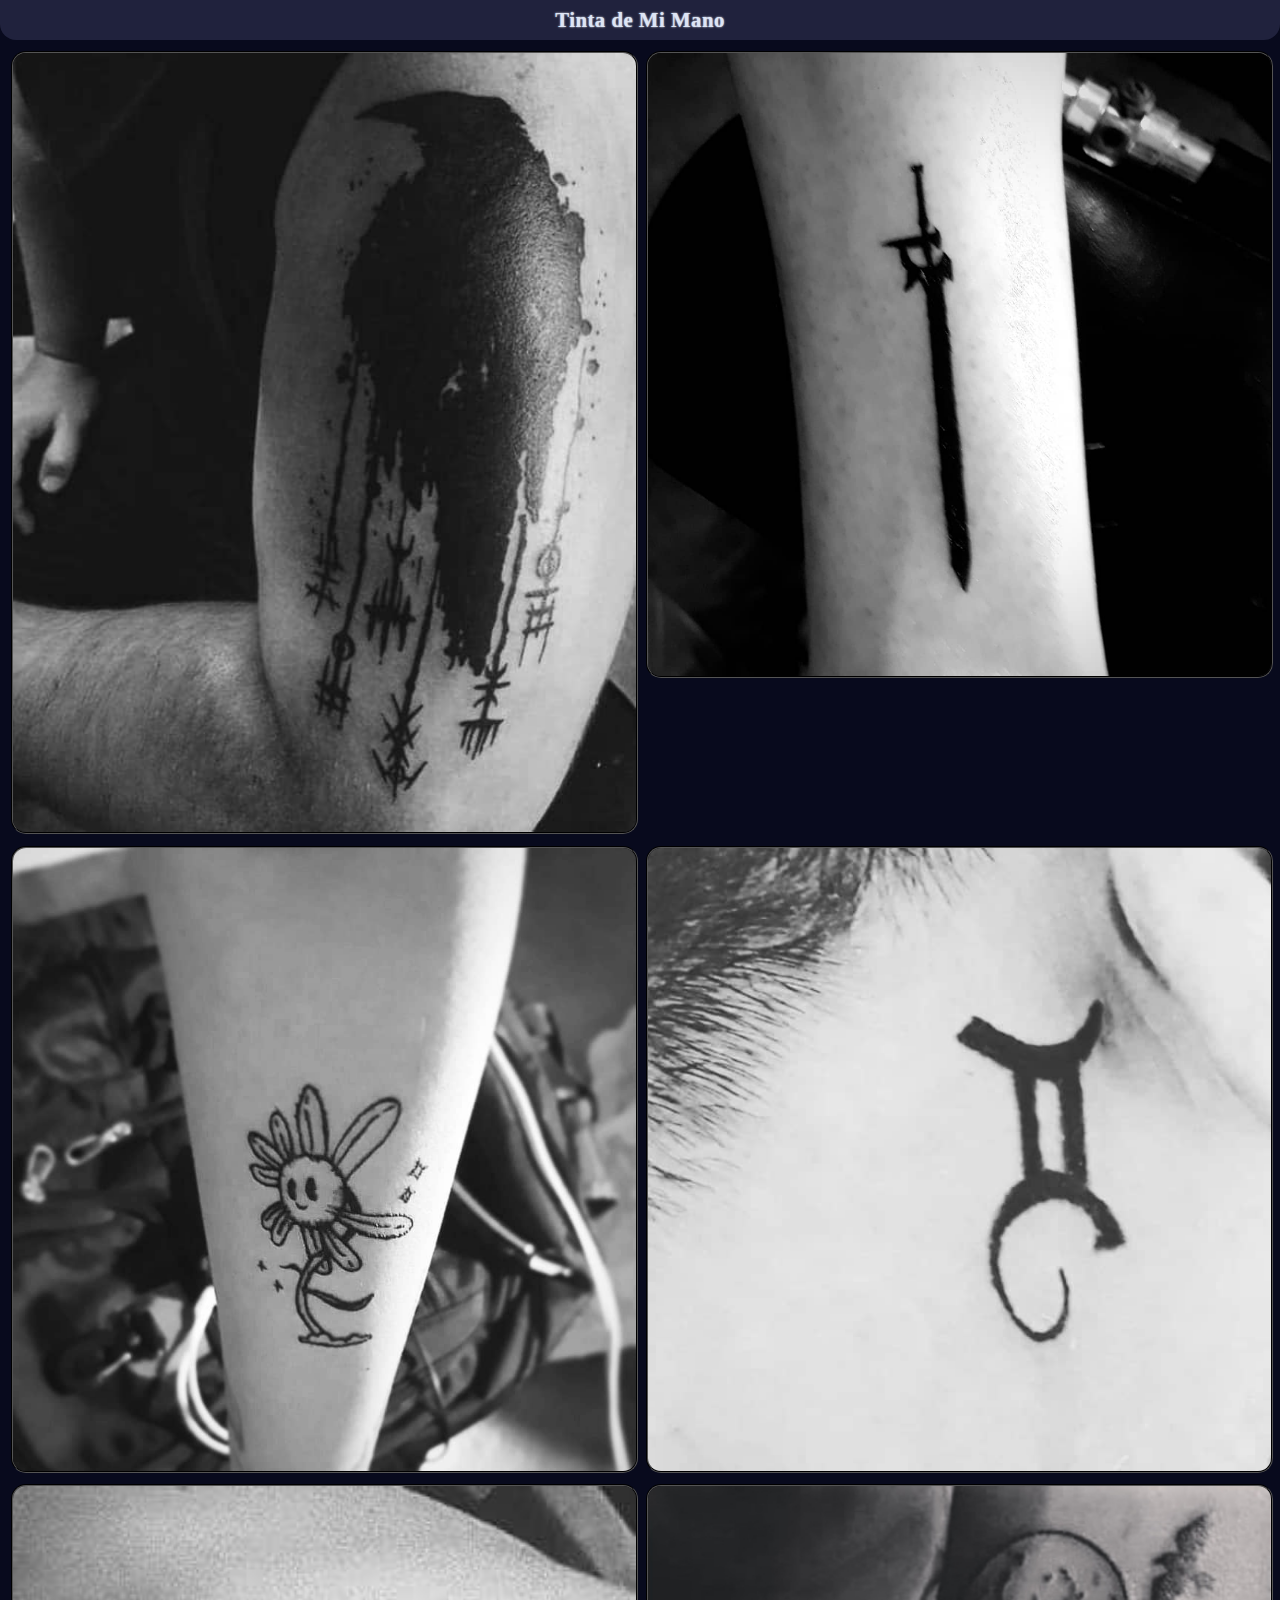
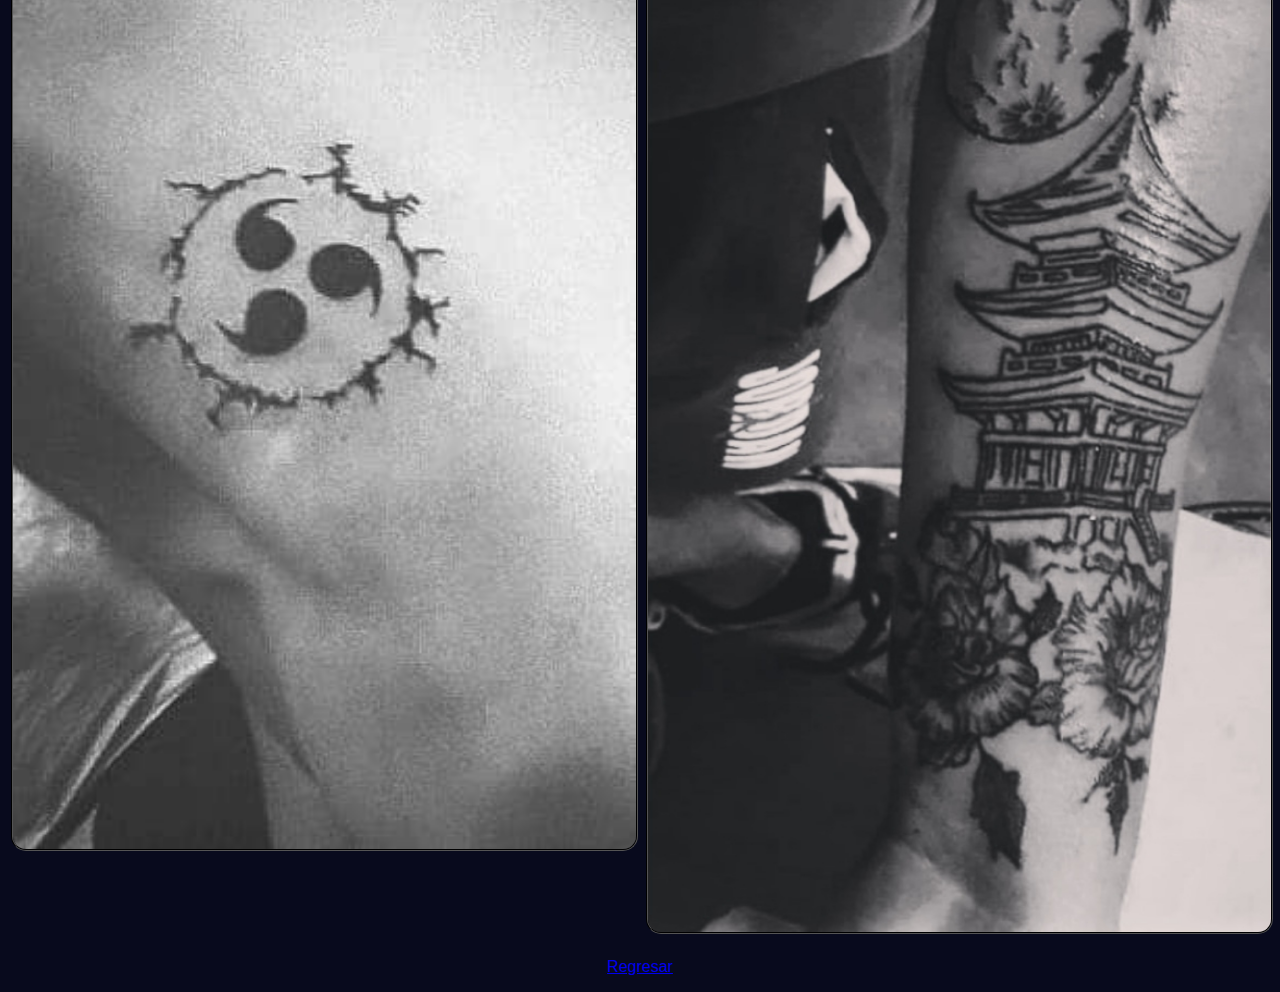
<file: pages/echos.html>
<!DOCTYPE html>
<html lang="es">
    <head>
        <meta charset="UTF-8">
        <meta name="viewport" content="width=device-width, initial-scale=1.0">
        <title>Tinta de Mi Mano</title>
        <link rel="stylesheet" href="style_es.css">
    </head>
    <body>
        <header>
            <h2>Tinta de Mi Mano</h2>
        </header>
        <main>
            <img src="../tattoo_echos/cuervo.jpg">
            <img src="../tattoo_echos/ech_espada.jpg">
            <img src="../tattoo_echos/ech_flor.jpg">
            <img src="../tattoo_echos/ech_simbolo.jpg">
            <img src="../tattoo_echos/ech_sirc.jpg">
            <img src="../tattoo_echos/ech_templo.jpg">
        </main>
        <footer class="footer">
            <p class="footer__text"><a class="footer__link" href="../index.html">Regresar</a></p>
        </footer>
    </body>
</html>
</file>
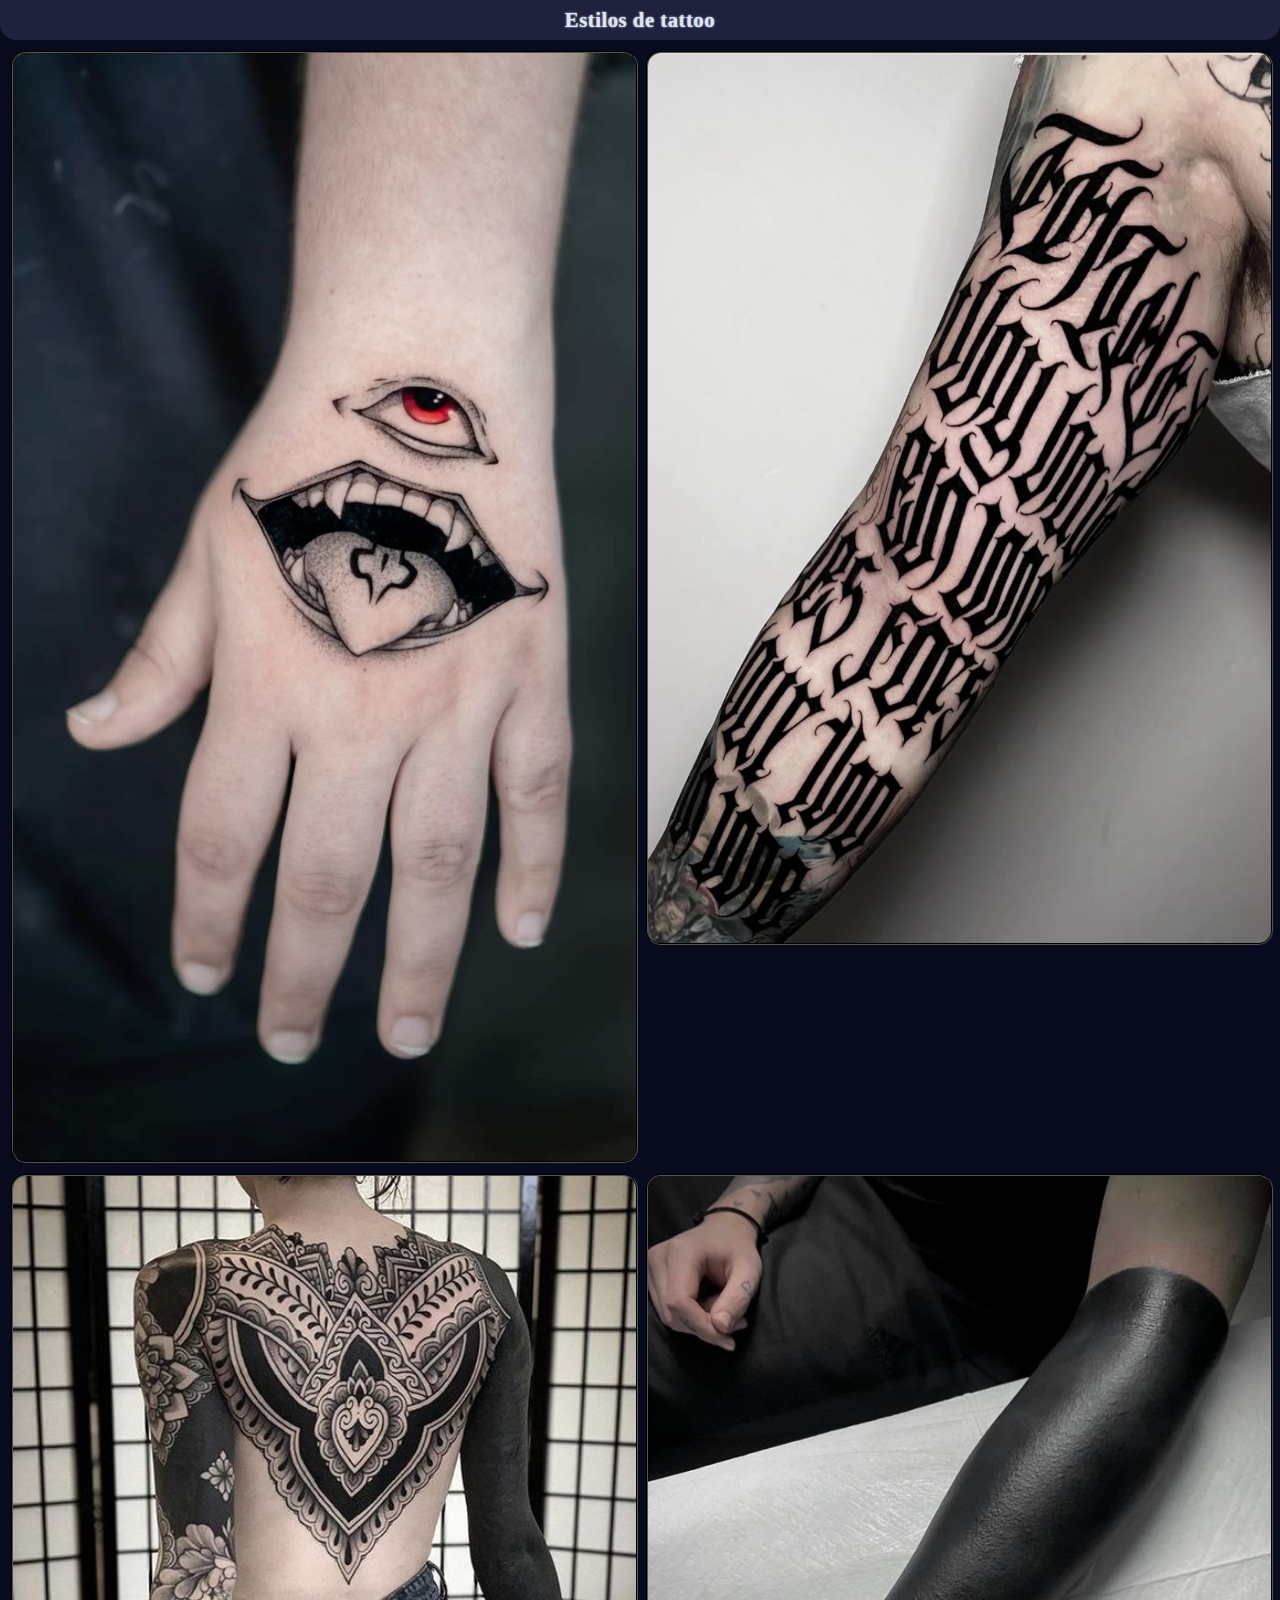
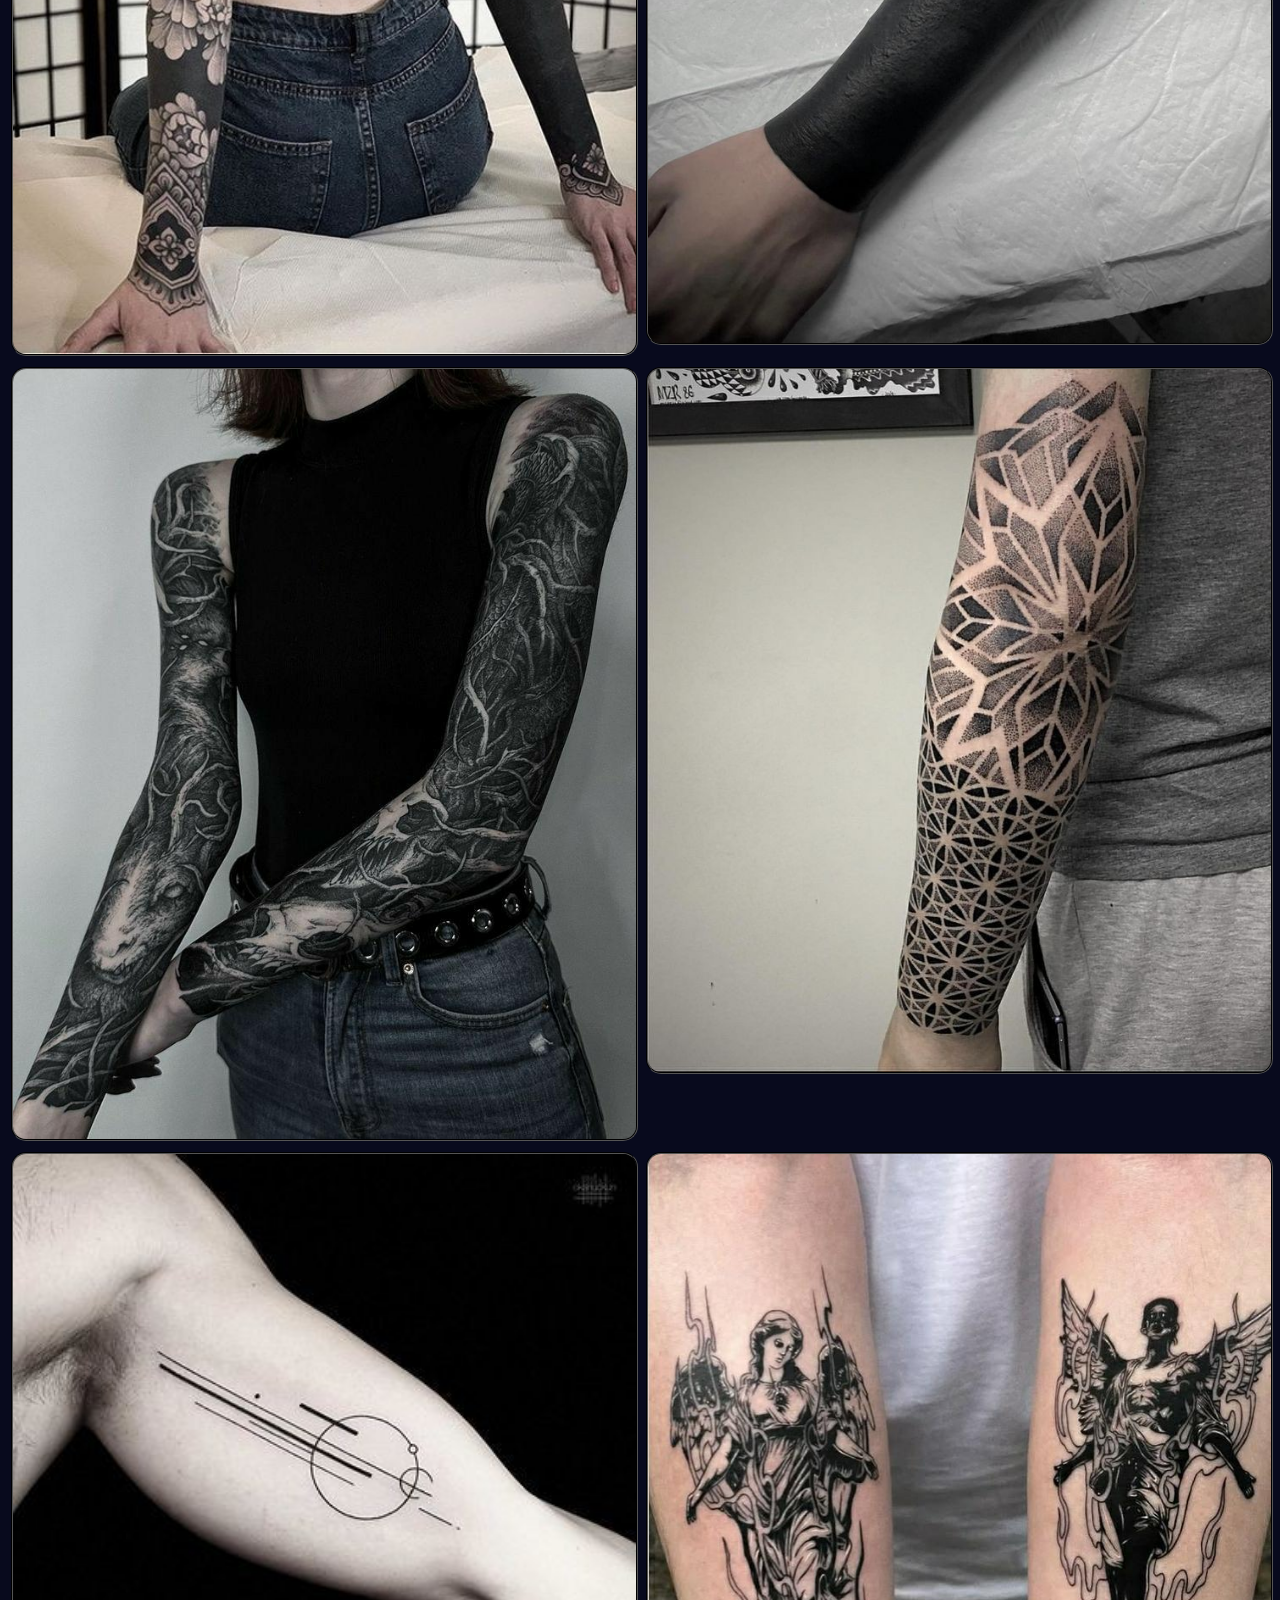
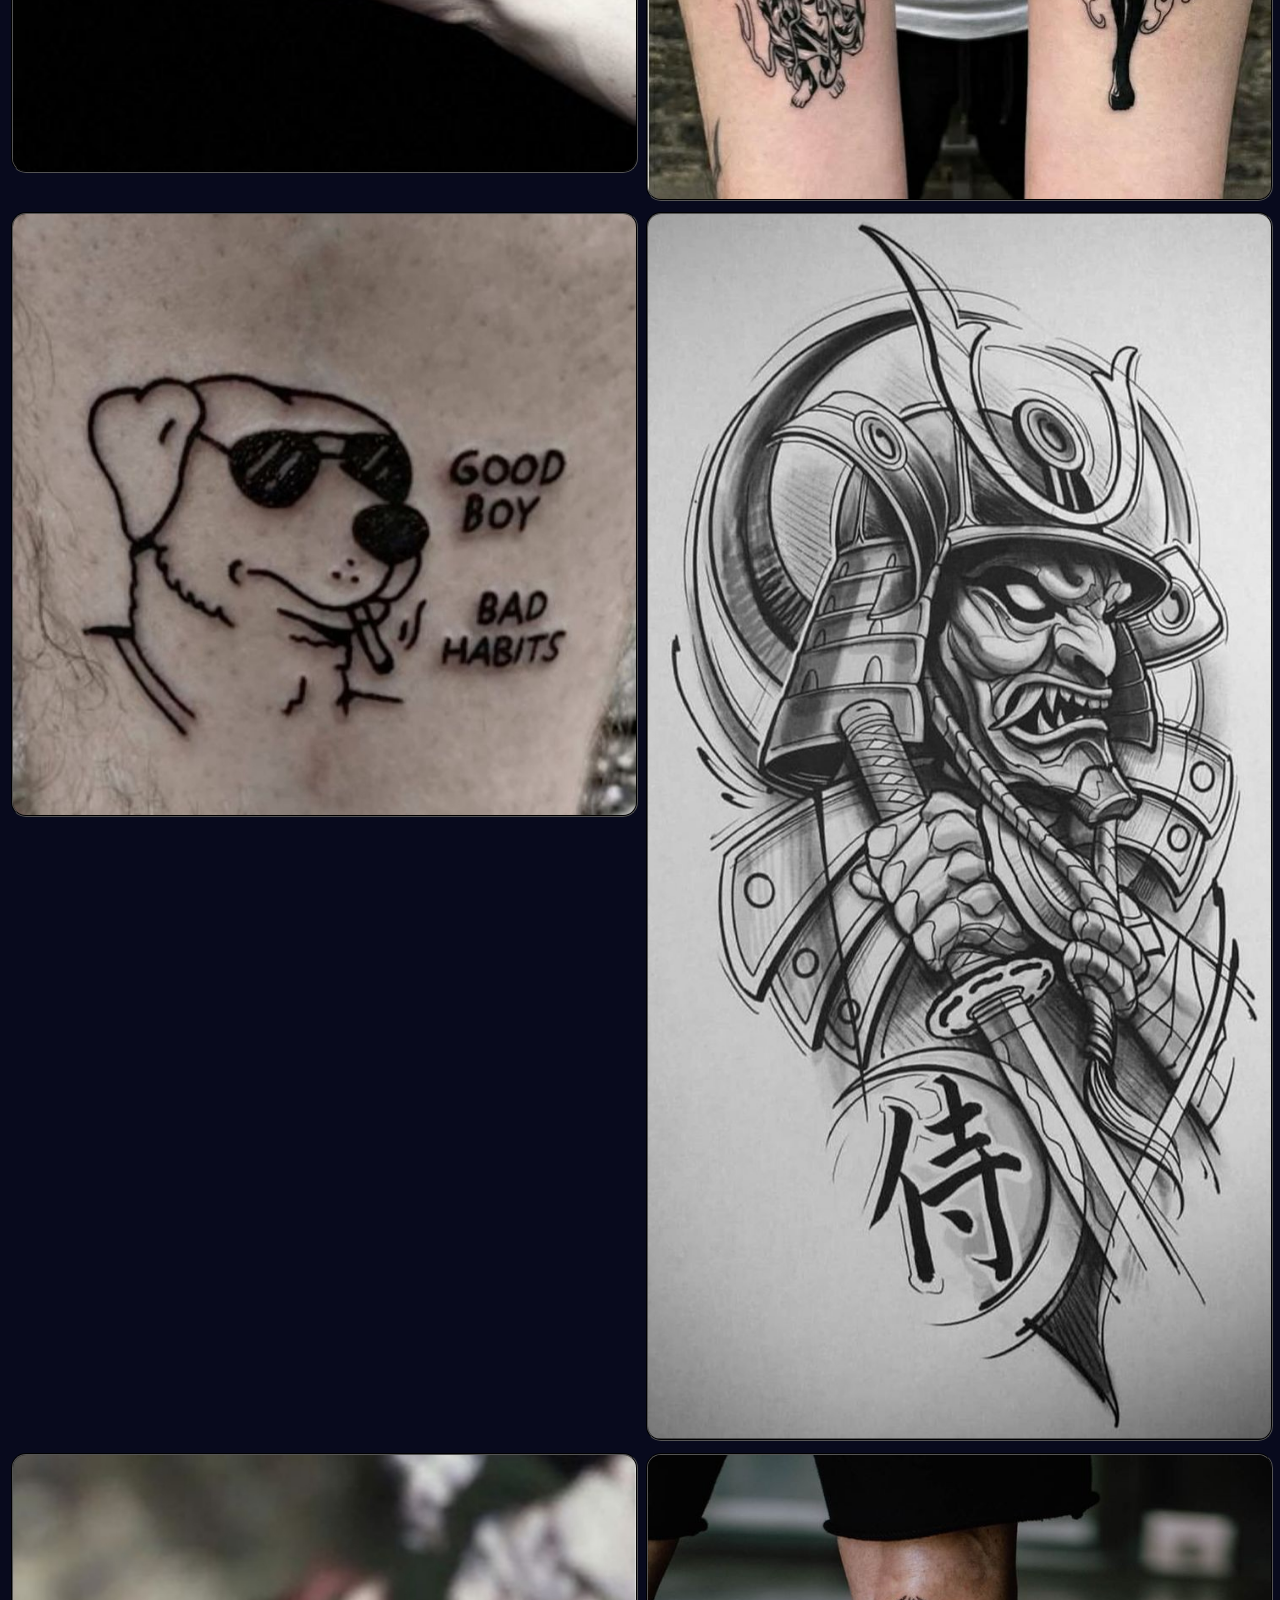
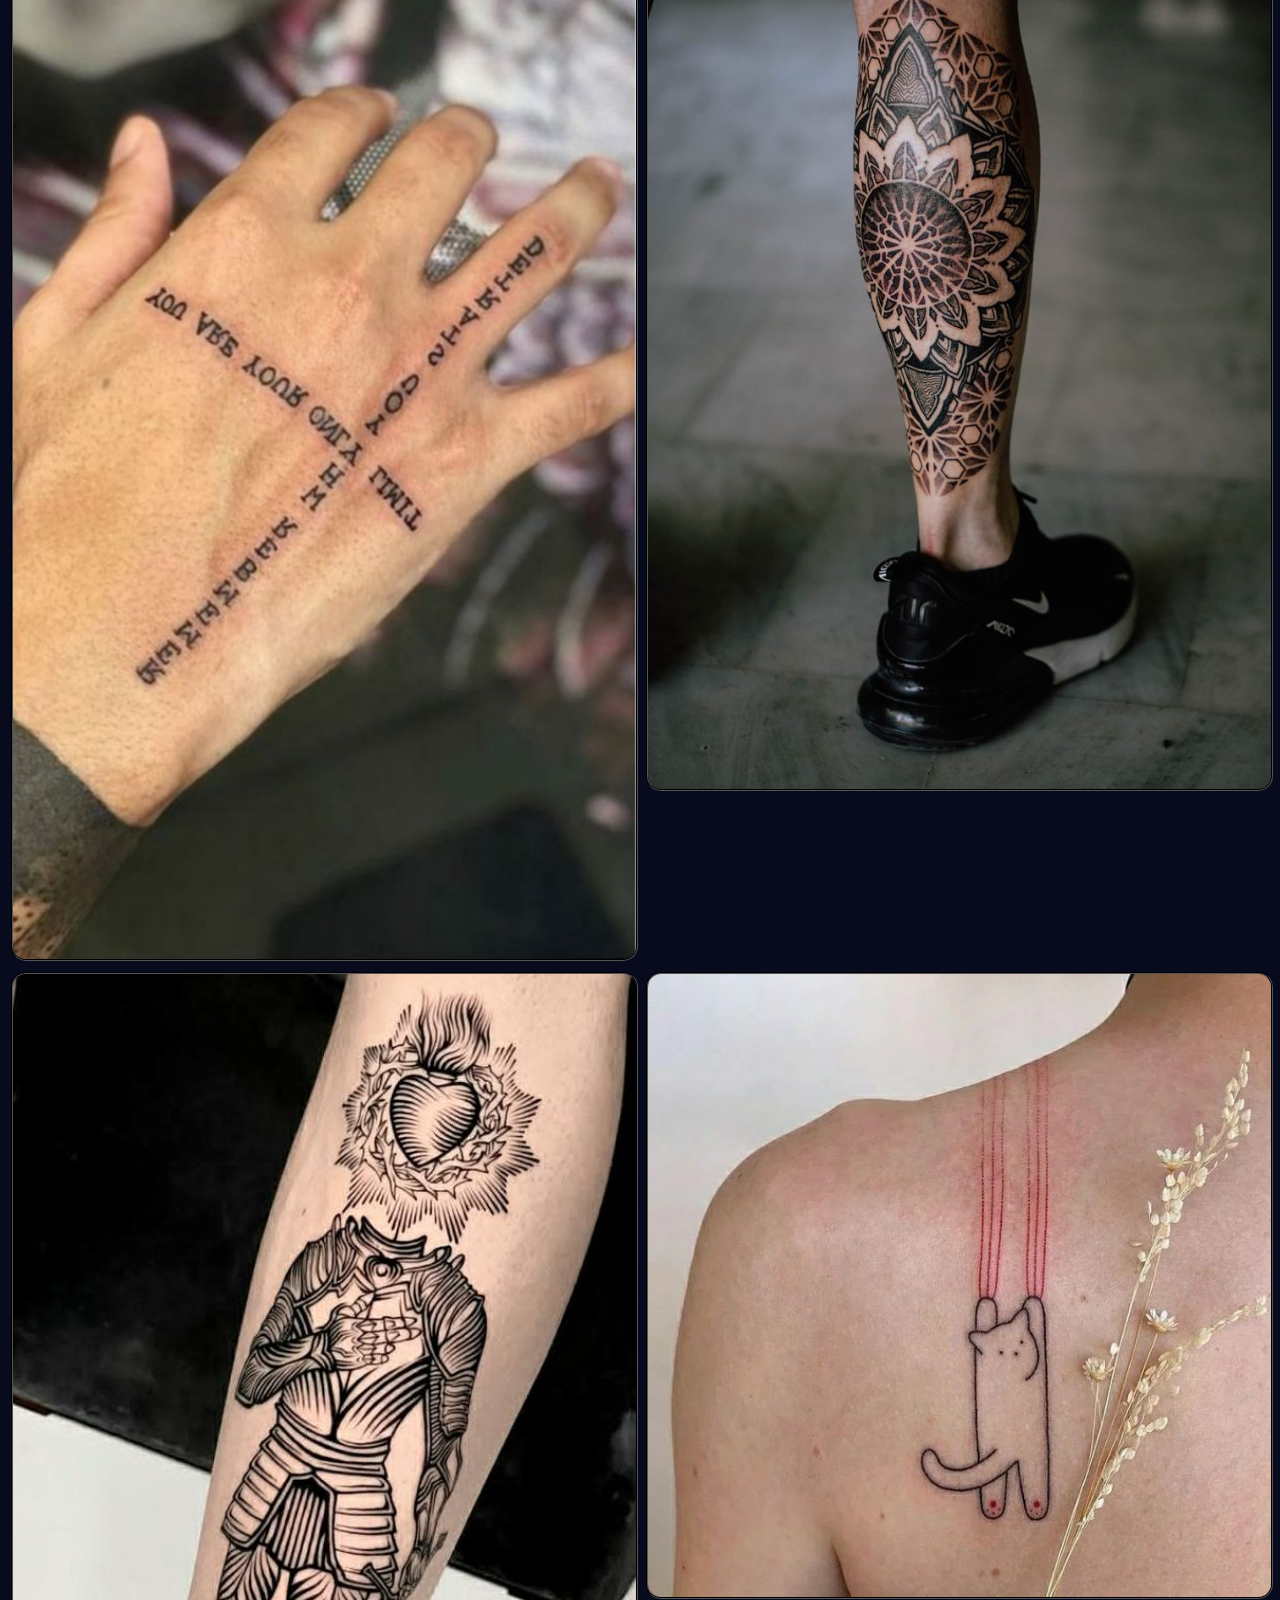
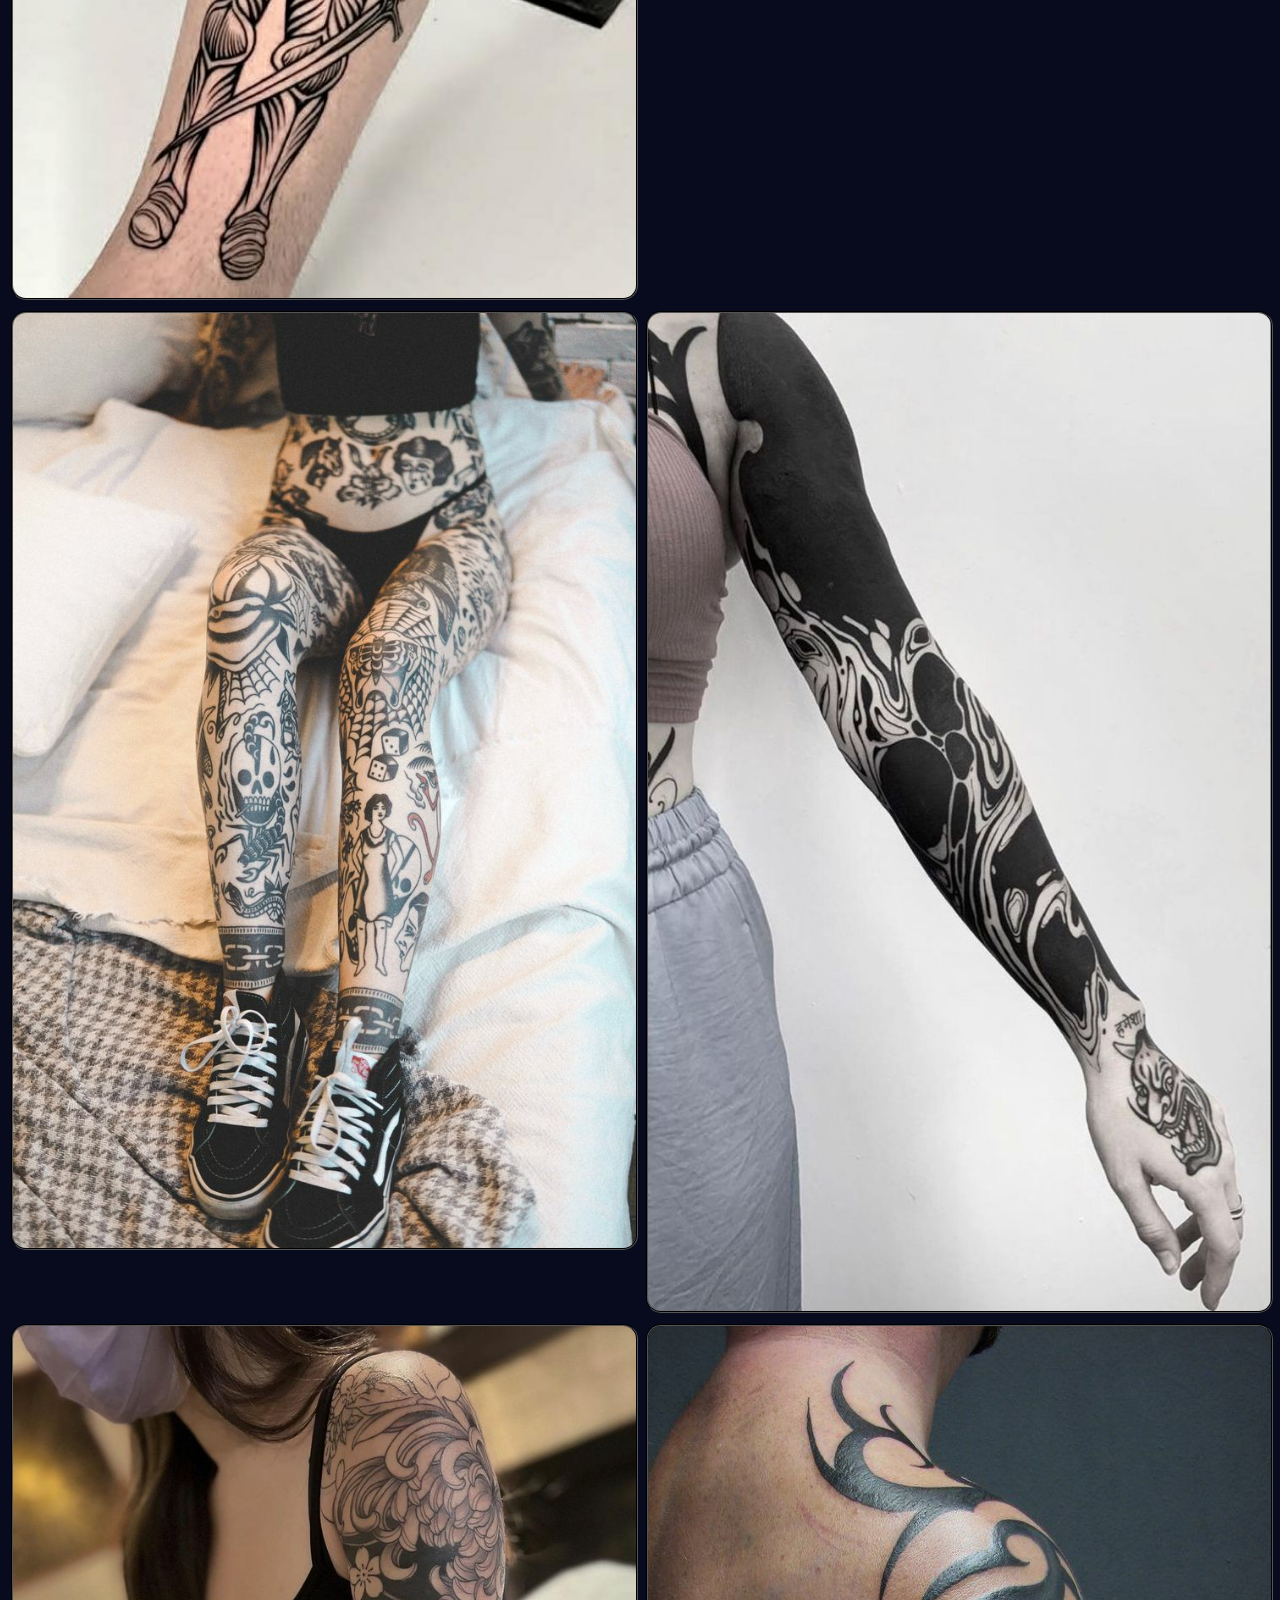
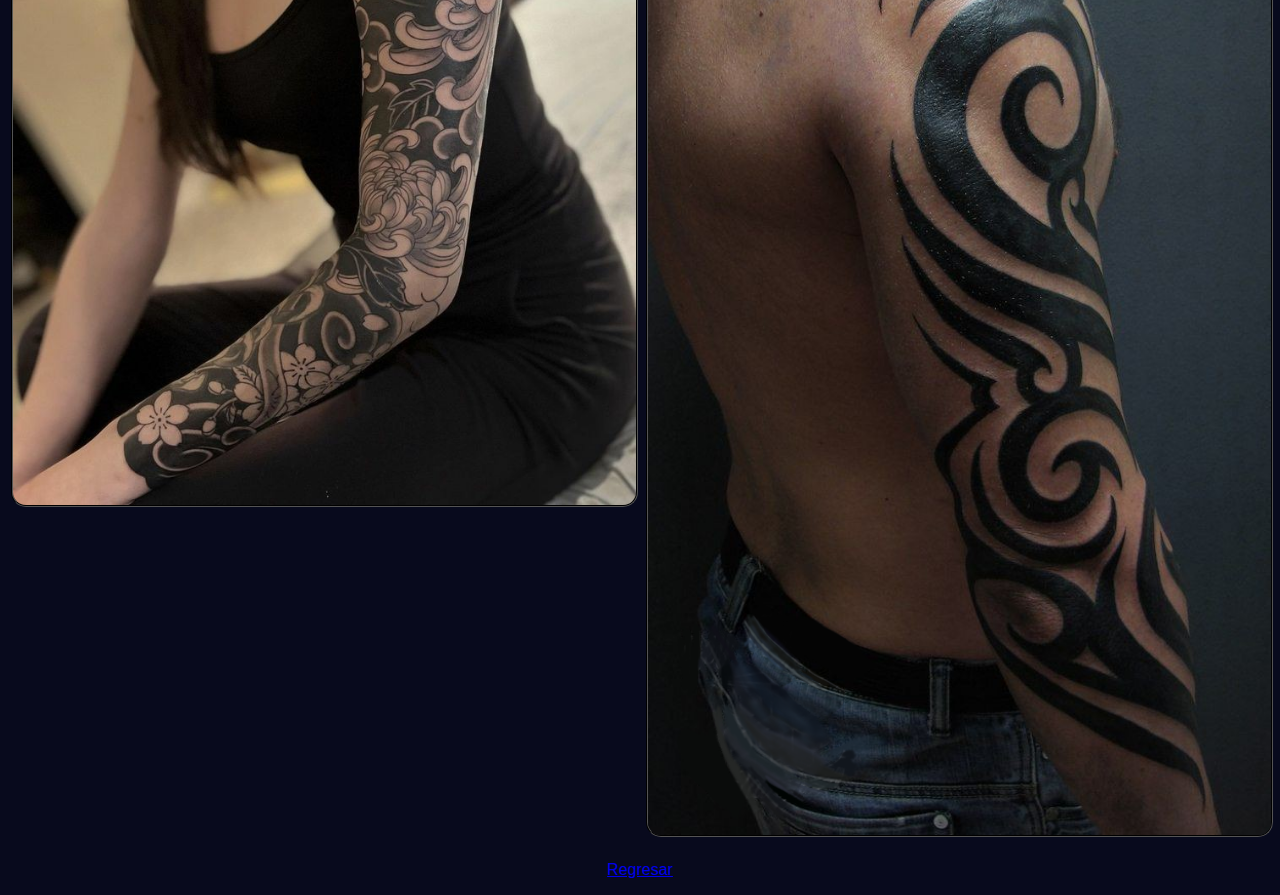
<file: pages/estilos.html>
<!DOCTYPE html>
<html lang="es">
    <head>
        <meta charset="UTF-8">
        <meta name="viewport" content="width=device-width, initial-scale=1.0">
        <title>Estilos tattoo</title>
        <link rel="stylesheet" href="style_es.css">
    </head>
    <body>
        <header>
            <h2>Estilos de tattoo</h2>
        </header>
        <main>
            <img src="../tattoo_style/anime.jpg" alt="Estilo Anime">
            <img src="../tattoo_style/black_lettering.jpg" alt="Estilo Black Lettering">
            <img src="../tattoo_style/black_ornament.jpg" alt="Estilo Black Ornament">
            <img src="../tattoo_style/blackout.jpg" alt="Estilo Blackout">
            <img src="../tattoo_style/blackwork.jpg" alt="Estilo Blackwork">
            <img src="../tattoo_style/dotwork.jpg" alt="Estilo Dotwork">
            <img src="../tattoo_style/fine_line.jpg" alt="Estilo Fine Line">
            <img src="../tattoo_style/gothic.jpg" alt="Estilo Gothic">
            <img src="../tattoo_style/ignorant.jpg" alt="Estilo Ignorant">
            <img src="../tattoo_style/irezumi.jpg" alt="Estilo Irezumi">
            <img src="../tattoo_style/lettering.jpg" alt="Estilo Lettering">
            <img src="../tattoo_style/mandala.jpg" alt="Estilo Mandala">
            <img src="../tattoo_style/medieval_tattoo.jpg" alt="Estilo Medieval Tattoo">
            <img src="../tattoo_style/minimalist.jpg" alt="Estilo Minimalist">
            <img src="../tattoo_style/old_shool.jpg" alt="Estilo Old Shool">
            <img src="../tattoo_style/suminagashi.jpg" alt="Estilo Suminagashi">
            <img src="../tattoo_style/tradicional_japones.jpg" alt="Estilo Tradicional Japonés">
            <img src="../tattoo_style/trival.jpg" alt="Estilo Trival">
        </main>
        <footer>
            <p><a href="../index.html">Regresar</a></p>
        </footer>
    </body>
</html>
</file>
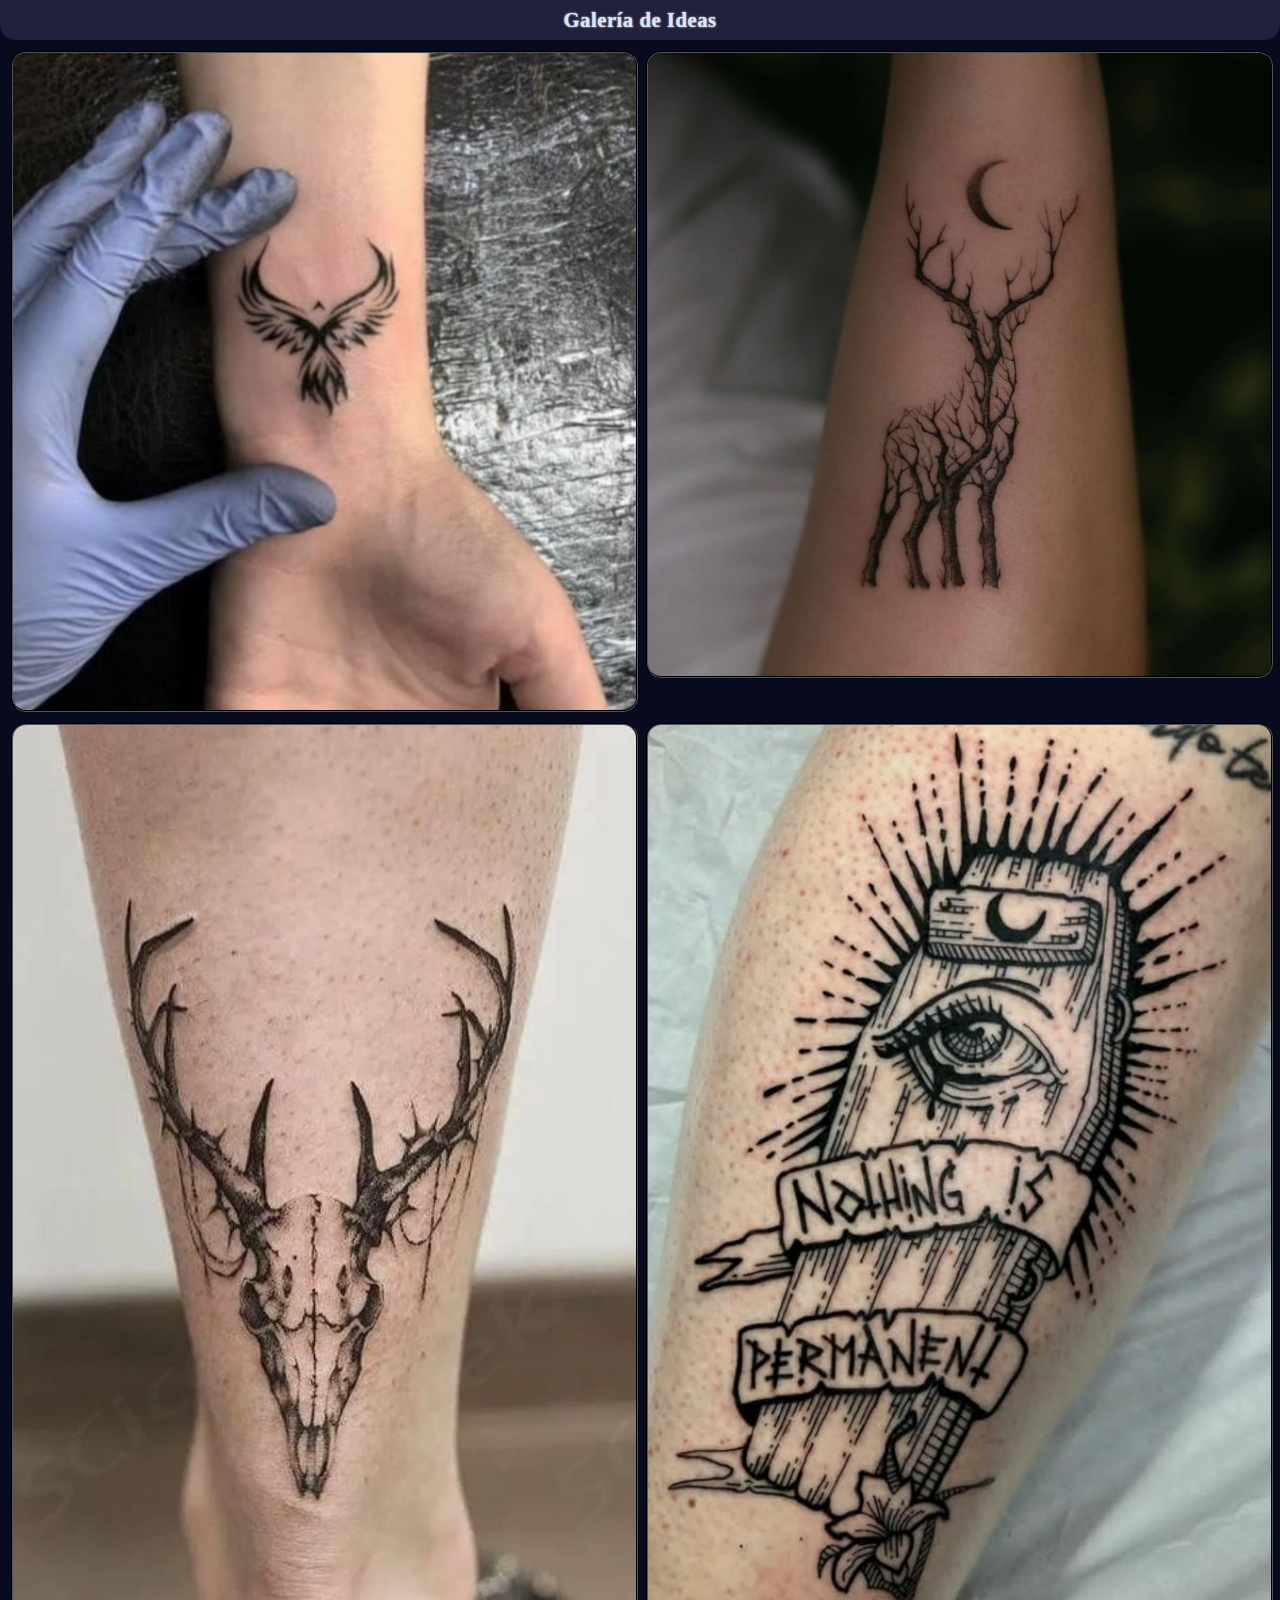
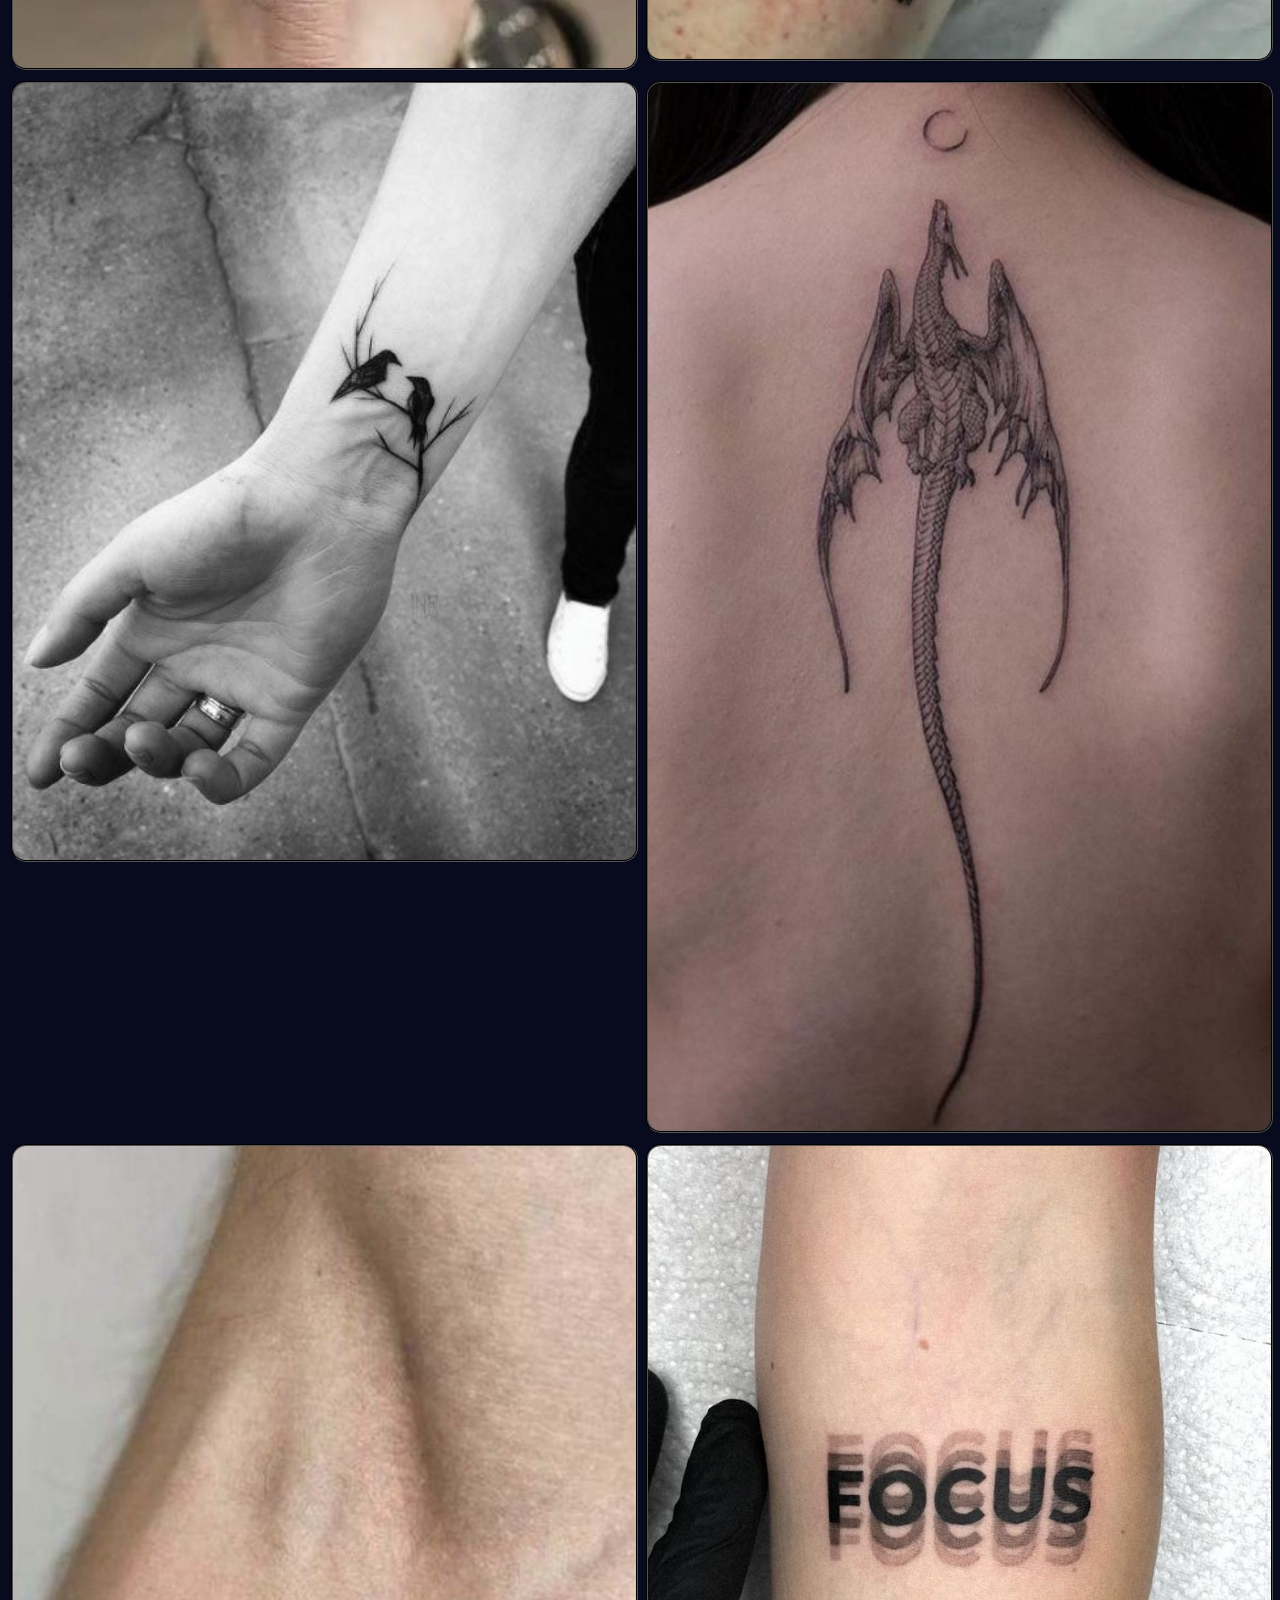
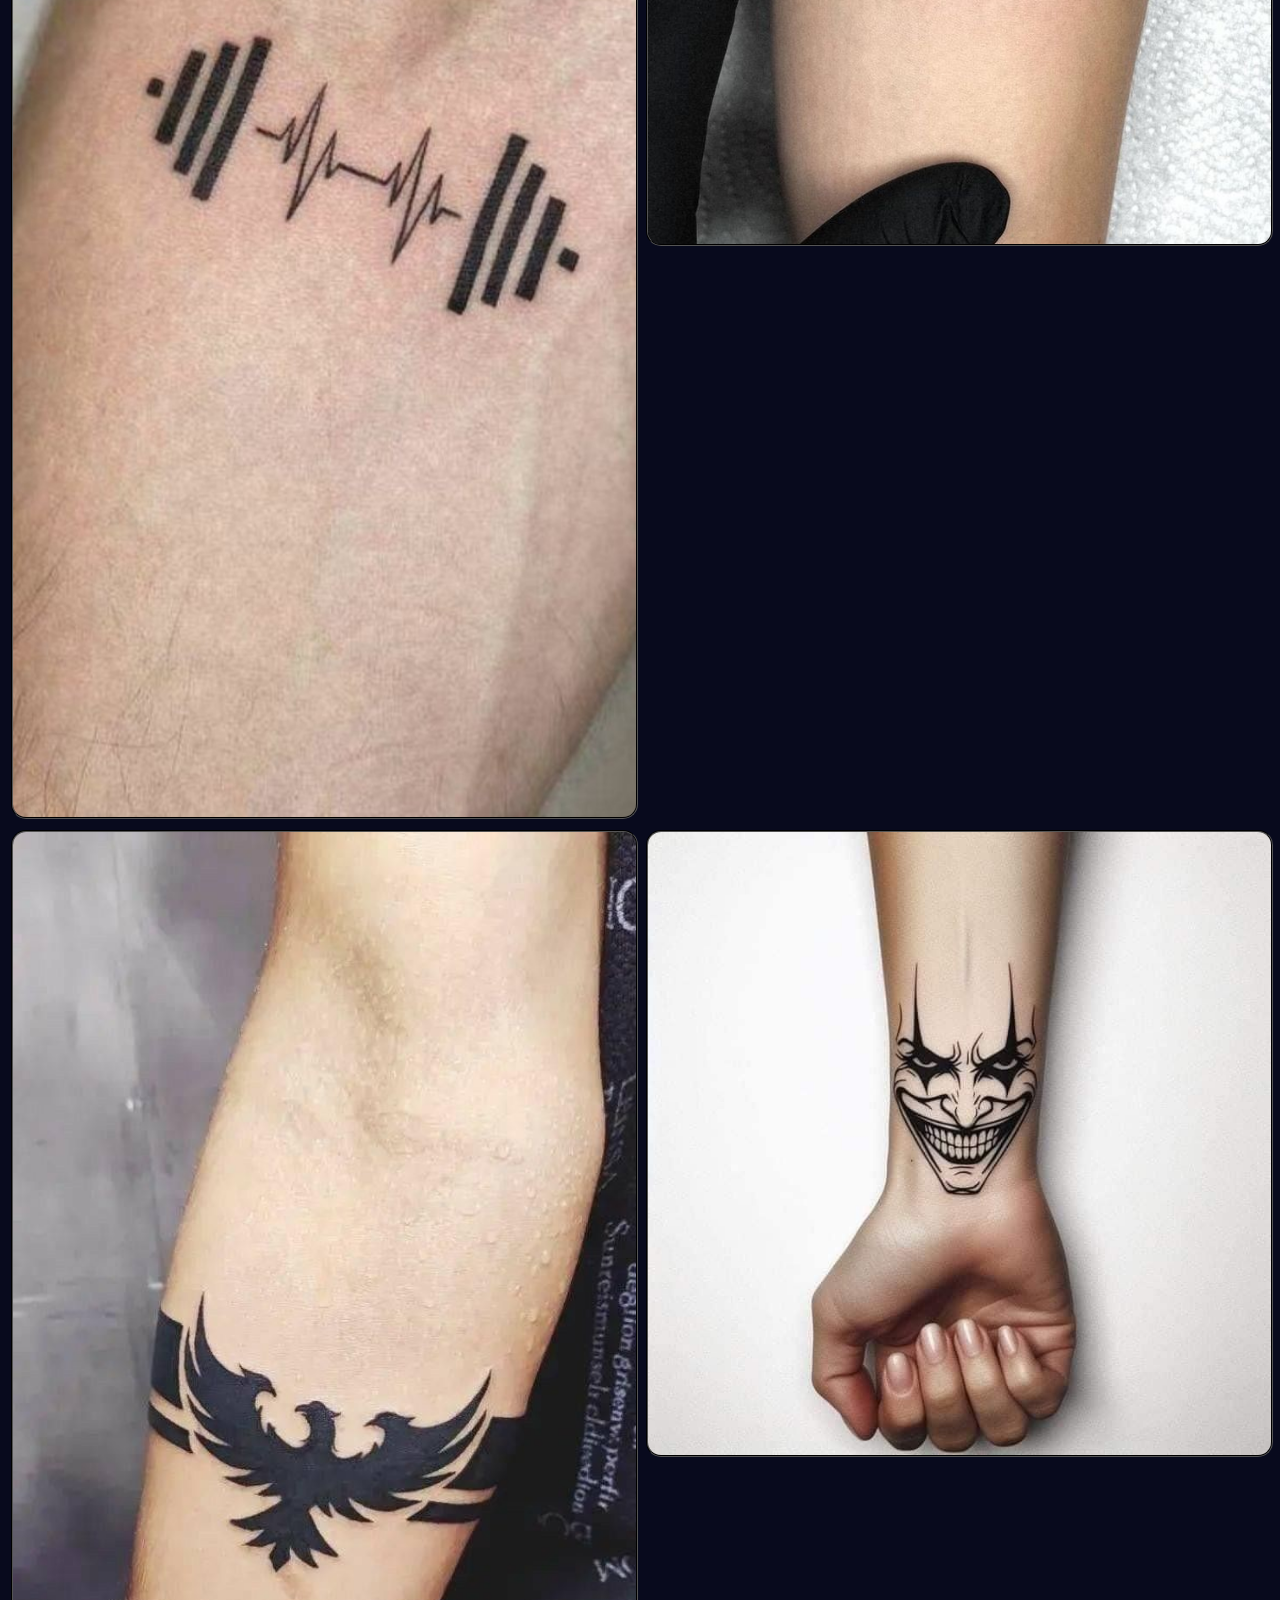
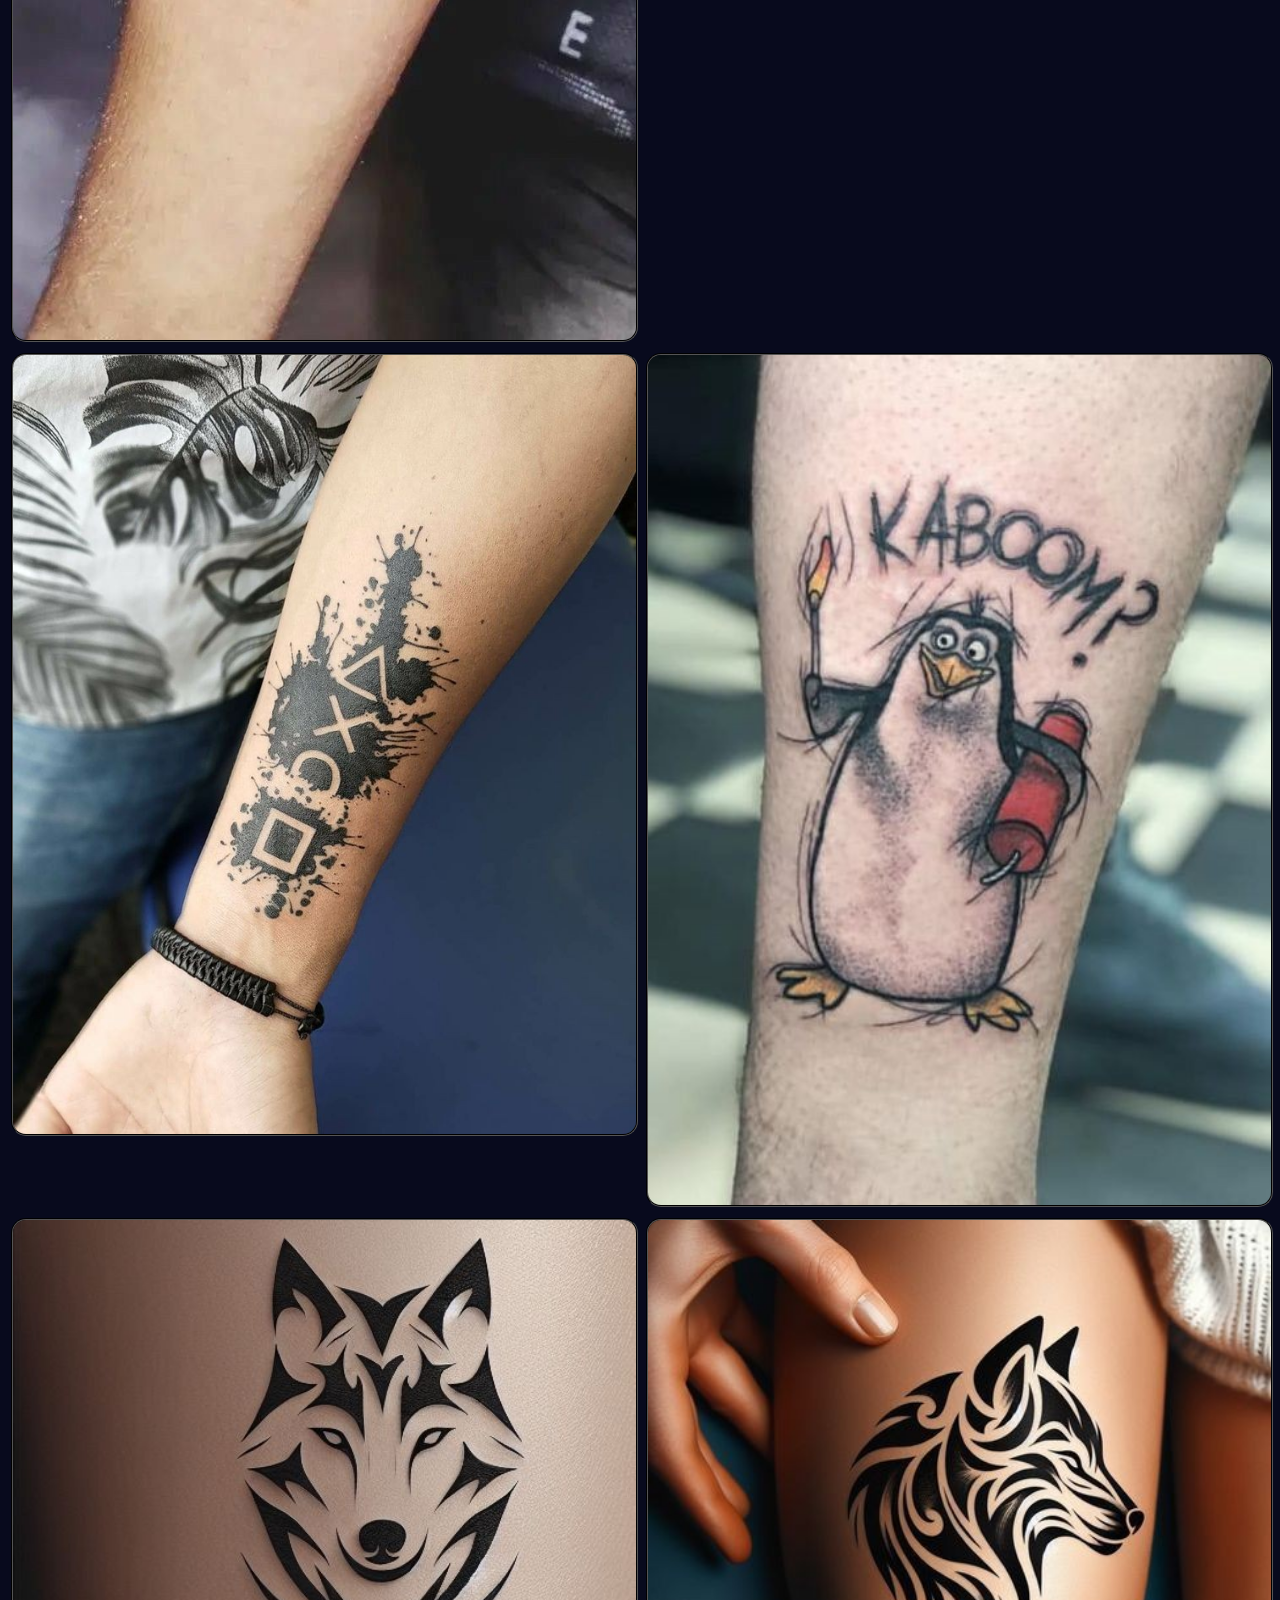
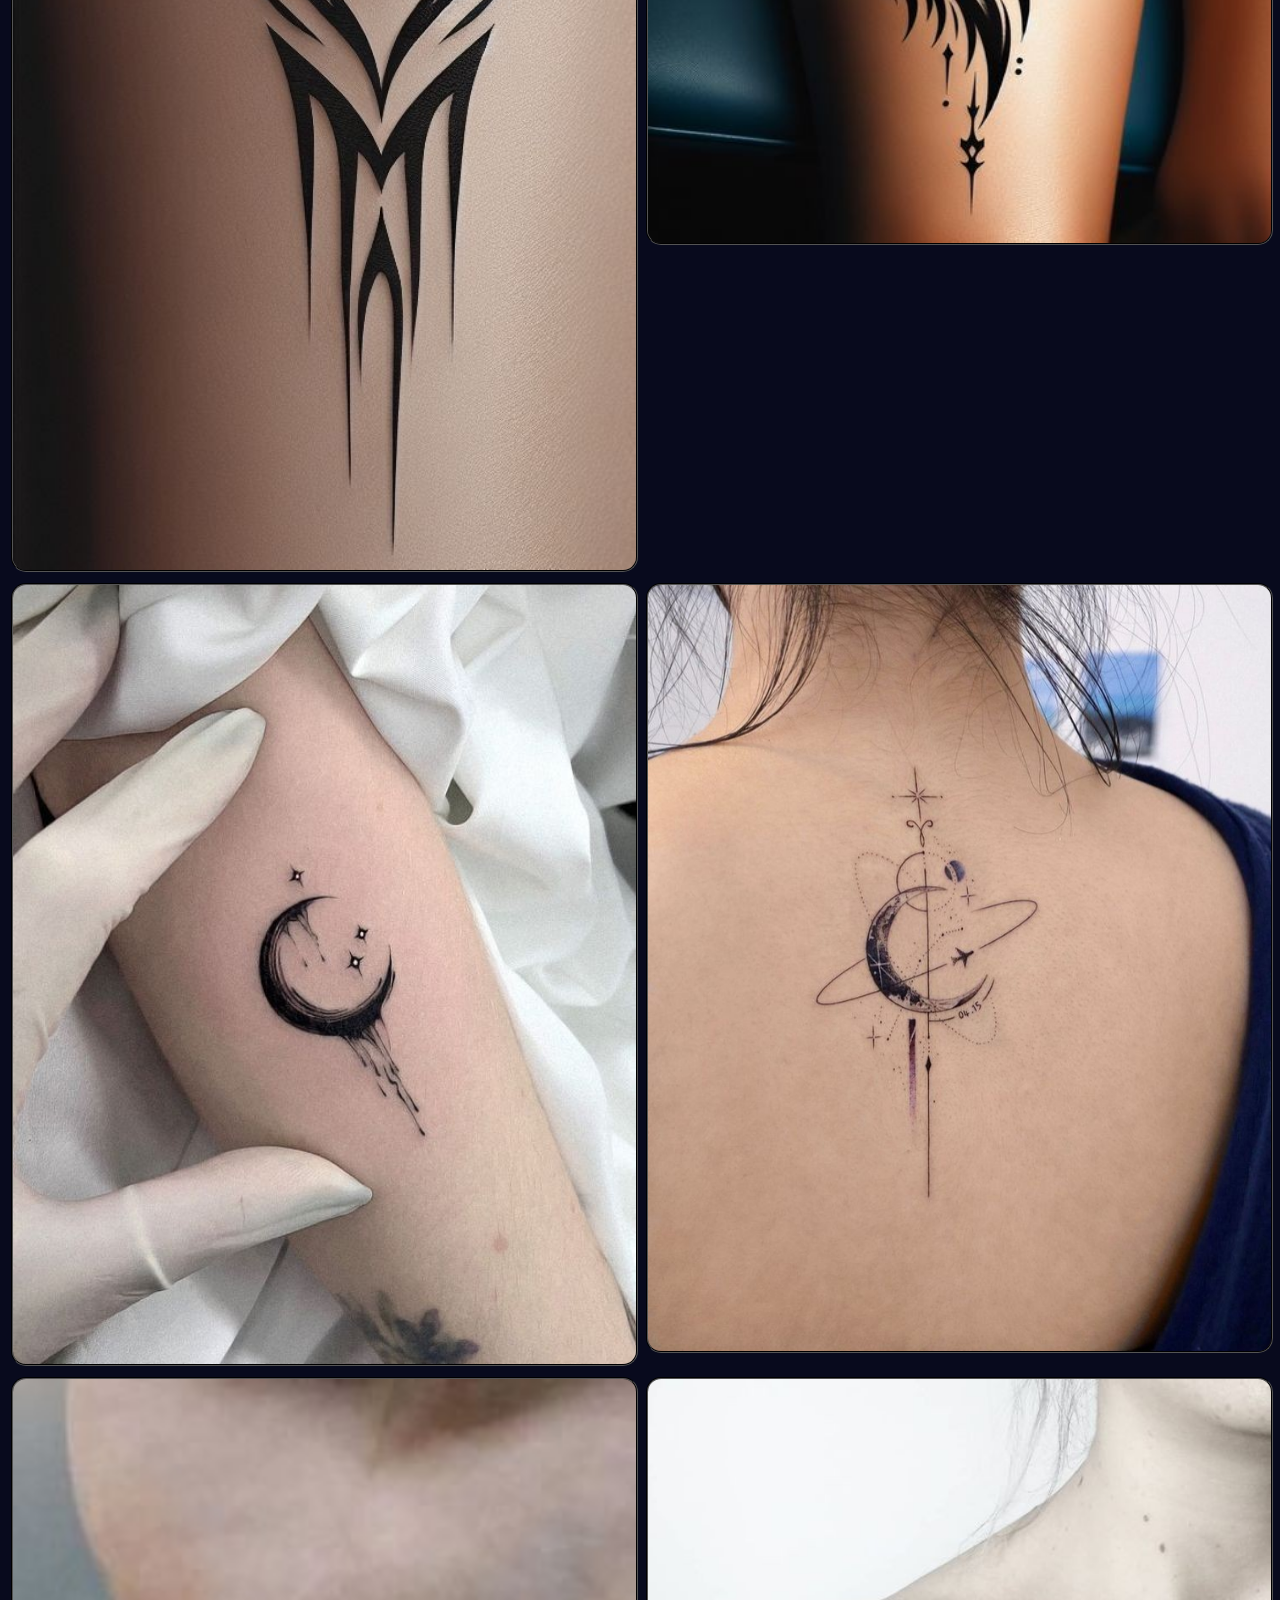
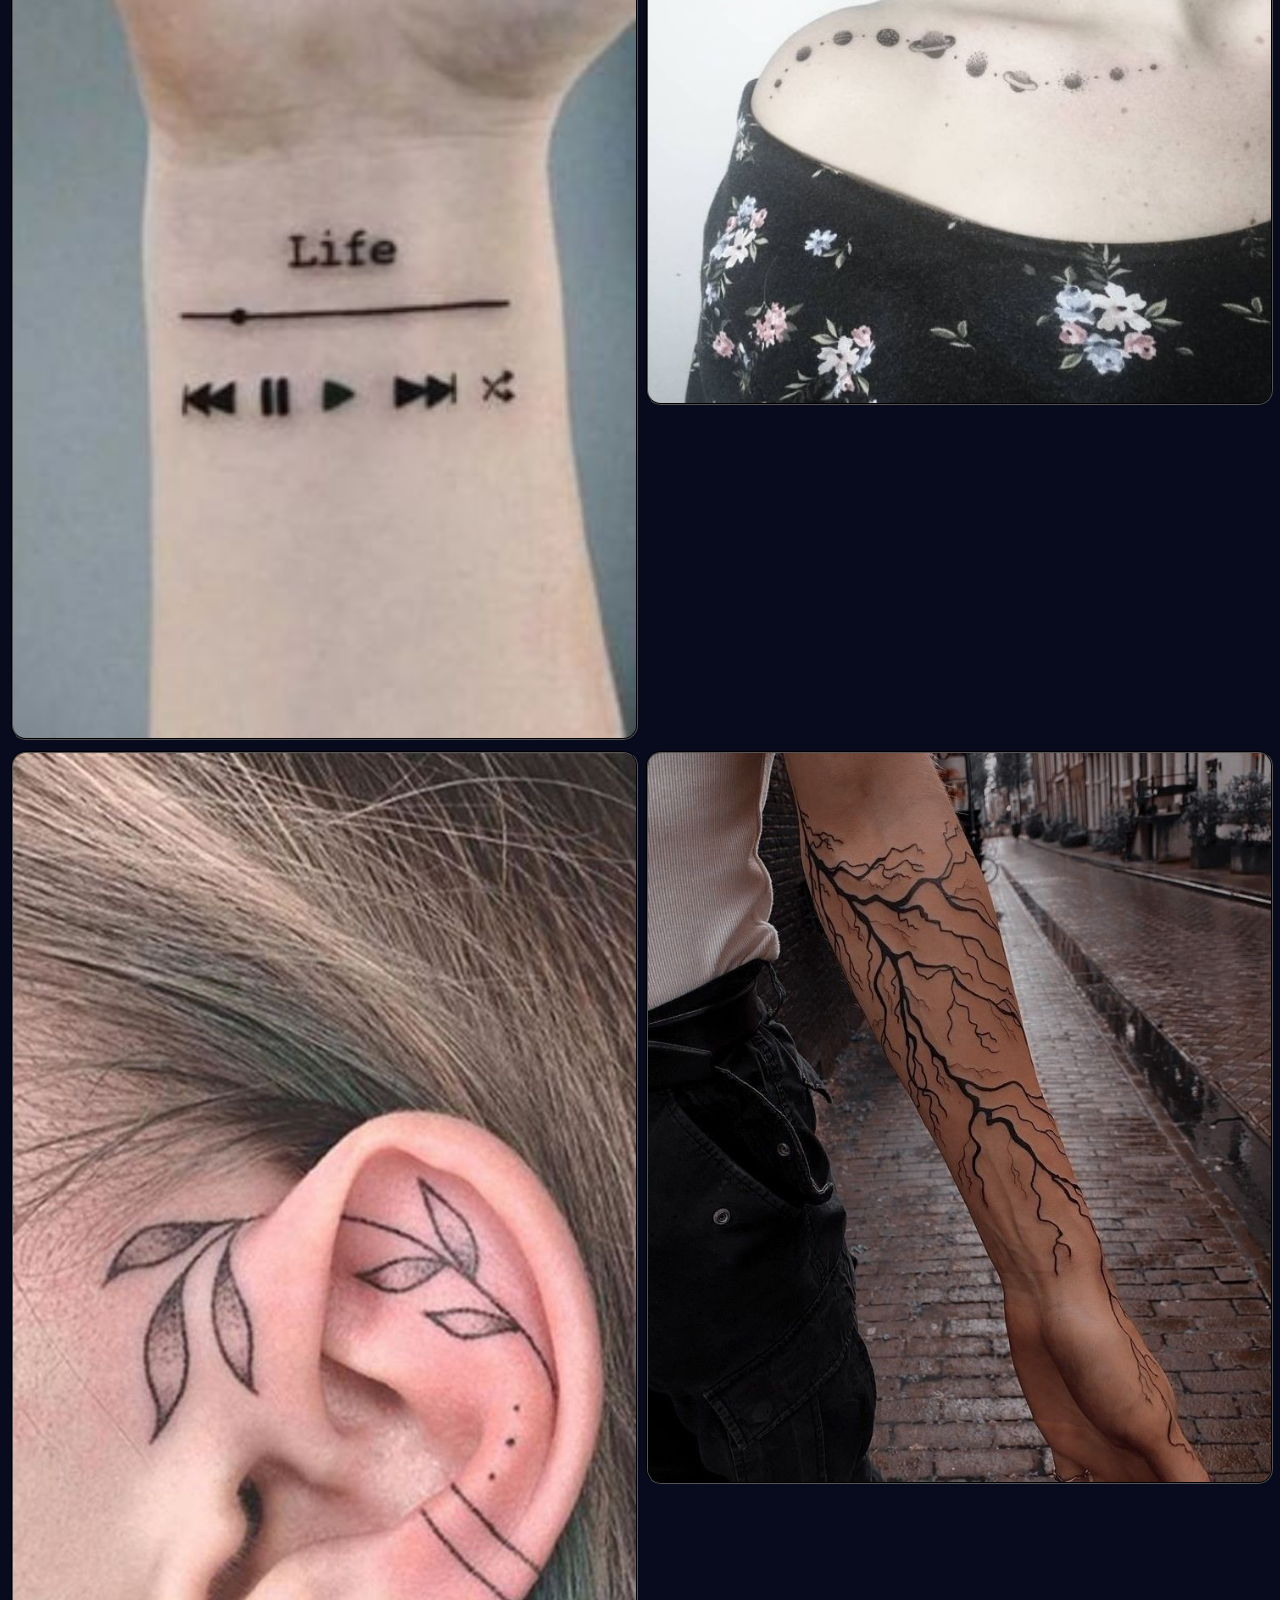
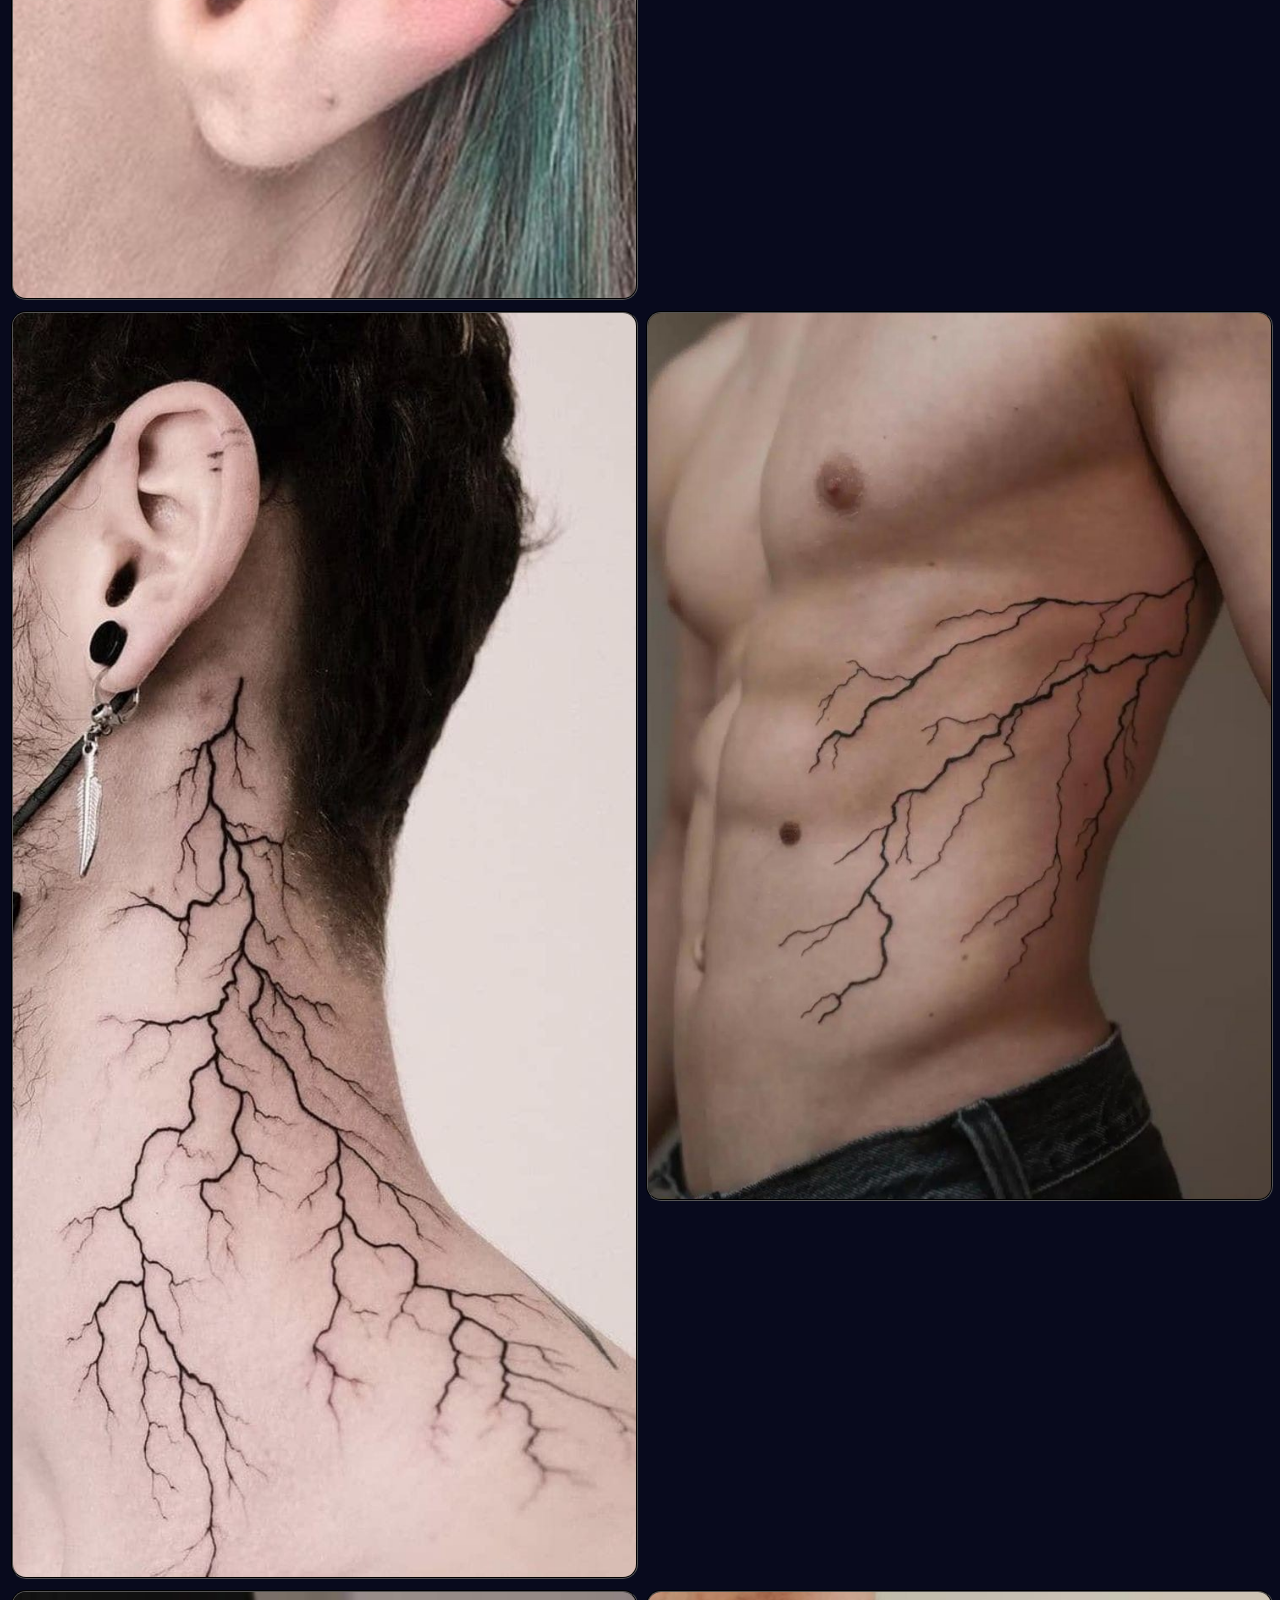
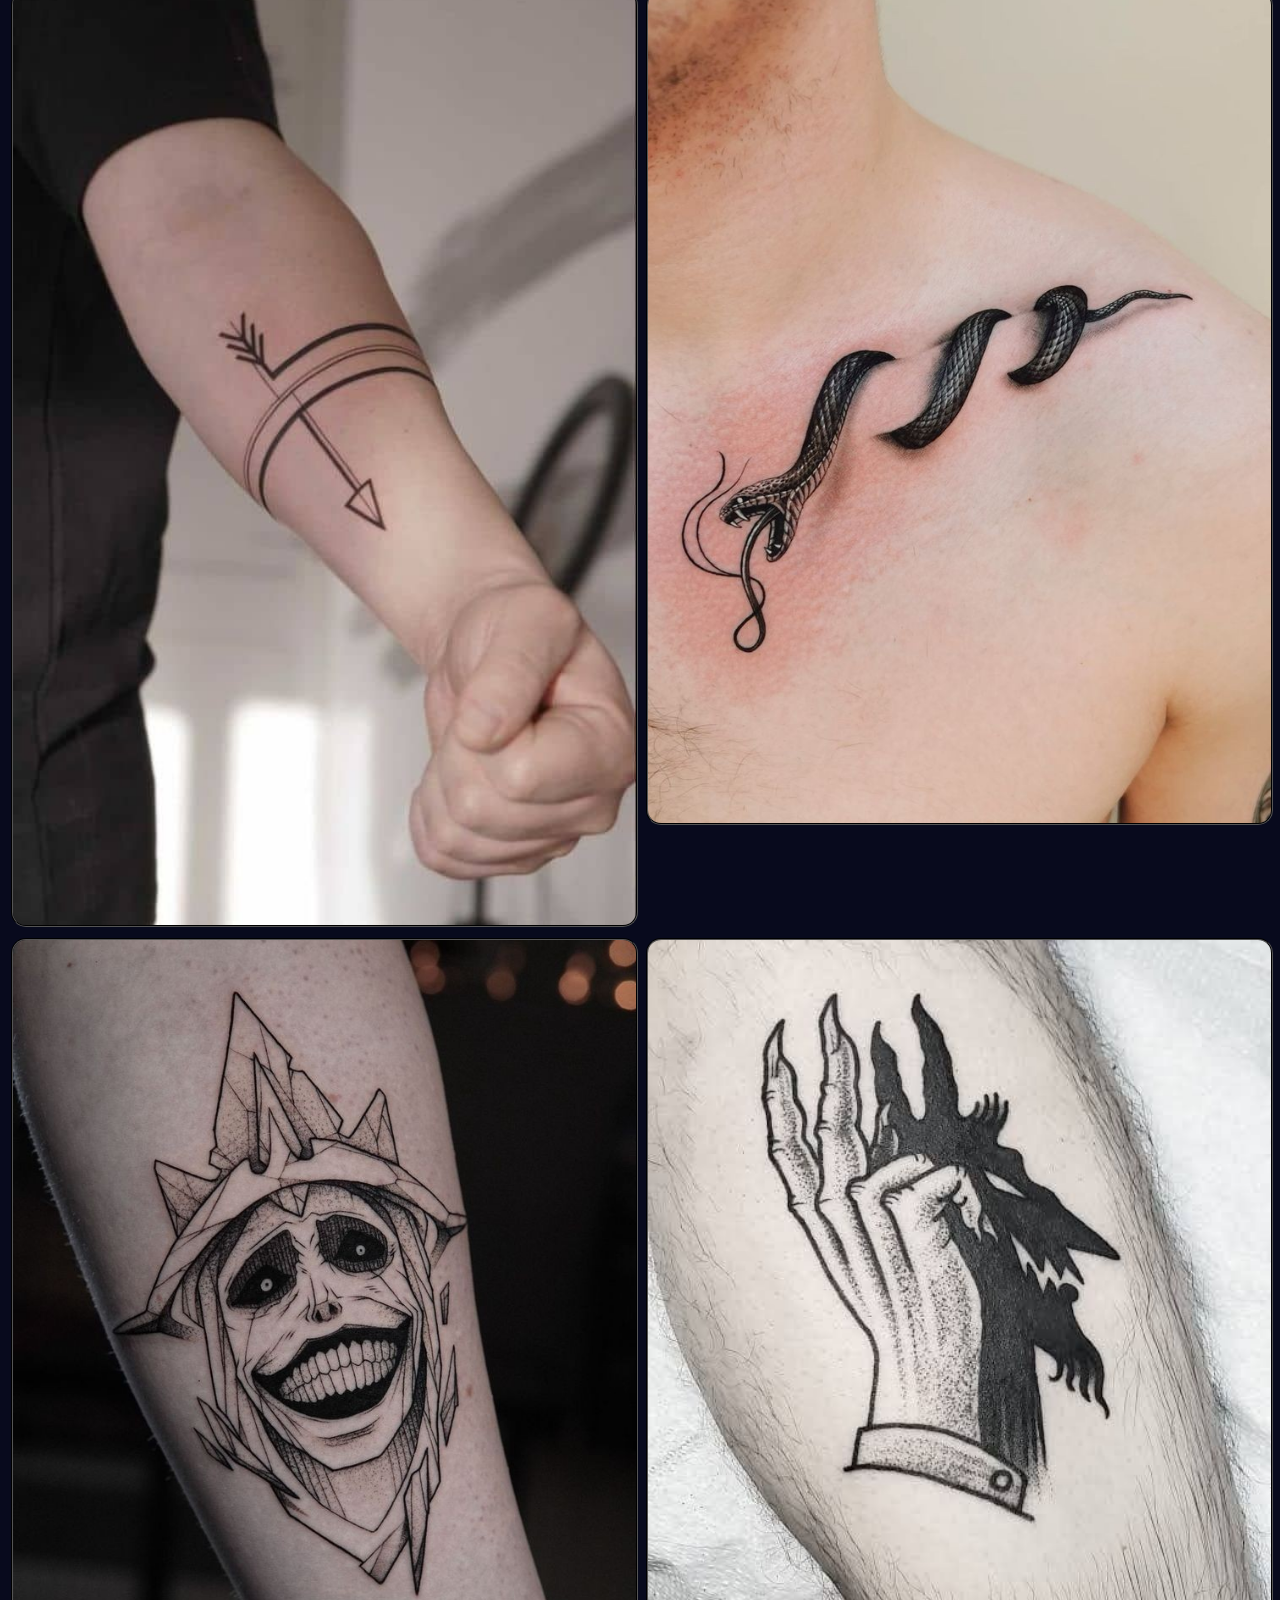
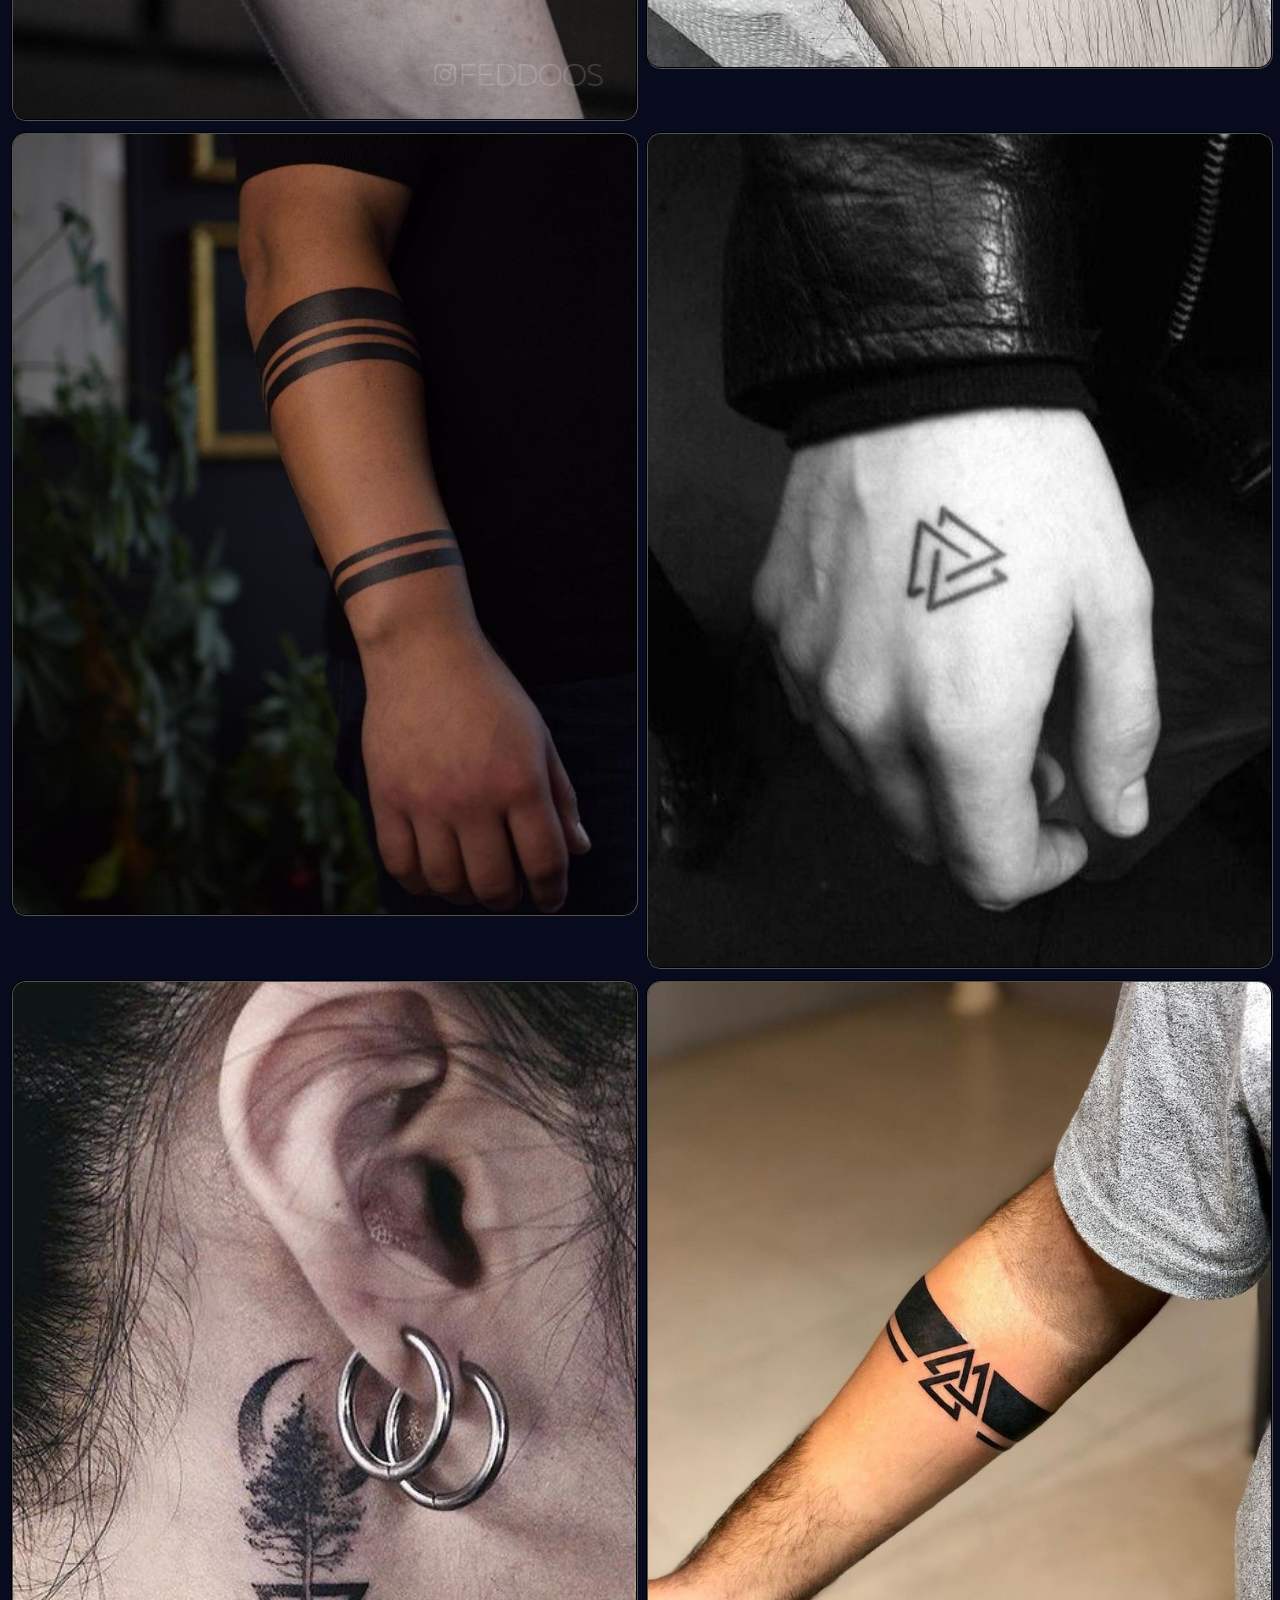
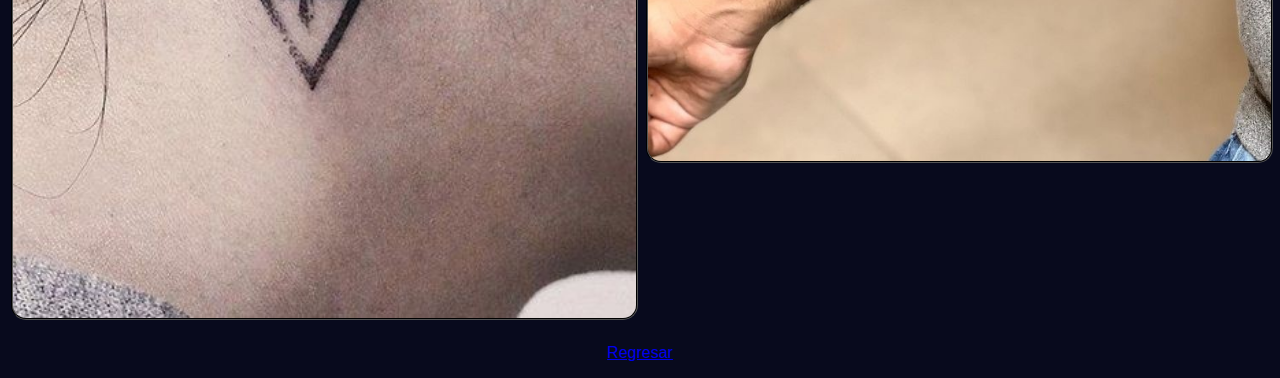
<file: pages/ideas.html>
<!DOCTYPE html>
<html lang="es">
    <head>
        <meta charset="UTF-8">
        <meta name="viewport" content="width=device-width, initial-scale=1.0">
        <title>Galería de Ideas</title>
        <link rel="stylesheet" href="style_es.css">
    </head>
    <body>
        <header>
            <h2>Galería de Ideas</h2>
        </header>
        <main>
            <img src="../ideas/alcon.jpg">
            <img src="../ideas/alse_luna.jpg">
            <img src="../ideas/alse.jpg">
            <img src="../ideas/ataud_ojo.jpg">
            <img src="../ideas/cuervos.jpg">
            <img src="../ideas/dragon.jpg">
            <img src="../ideas/ejercicio.jpg">
            <img src="../ideas/focus.jpg">
            <img src="../ideas/heroico.jpg">
            <img src="../ideas/joker.jpg">
            <img src="../ideas/juego_calamar.jpg">
            <img src="../ideas/kabum.jpg">
            <img src="../ideas/lobo_frente.jpg">
            <img src="../ideas/lobo_perfil.jpg">
            <img src="../ideas/luna.jpg">
            <img src="../ideas/lunita.jpg">
            <img src="../ideas/musica_life.jpg">
            <img src="../ideas/planetitas.jpg">
            <img src="../ideas/rama_oreja.jpg">
            <img src="../ideas/raya_brazo.jpg">
            <img src="../ideas/raya_cuello.jpg">
            <img src="../ideas/raya_pecho.jpg">
            <img src="../ideas/rayas_brazo.jpg">
            <img src="../ideas/serpiente.jpg">
            <img src="../ideas/sololeveling.jpg">
            <img src="../ideas/sombra_d.jpg">
            <img src="../ideas/sukuna_raya.jpg">
            <img src="../ideas/triangulo_mano.jpg">
            <img src="../ideas/triangulo_oreja.jpg">
            <img src="../ideas/truangulo_raya.jpg">
        </main>
        <footer>
            <p><a href="../index.html">Regresar</a></p>
        </footer>
    </body>
</html>
</file>
<file: pages/style_es.css>
body {
    background: #080A1D;
    font-family: 'Arial', sans-serif;
    color: #FFFFFF;
    margin: 0;
}

header {
    display: flex;
    justify-content: center;
    align-items: center;
    width: 100%;
    margin: 0 0 0.7rem 0;
    padding: 0;
    background: #20223D;
    border-radius: 0 0 1rem 1rem;
}
header h2 {
    margin: 0.5rem 0 0.5rem 0;
    color: #DDE5F5;
    font-size: 1.3rem;
    letter-spacing: 0.03rem;
    font-family: Georgia, serif;
    text-shadow: 0 0 2px #F3F7FF;
}

main {
    display: grid;
    grid-template-columns: repeat(2, 1fr);
    gap: 0.7rem;
    margin-top: 0;
    background: transparent;
    border-radius: 0.9rem 0.9rem 0 0;
    margin-bottom: 0;
    padding: 0 0.7rem 0 0.7rem;
}
main img {
    width: 100%;
    height: auto;
    border: 2px groove #000;
    border-radius: 15px;
}

footer {
    display: flex;
    justify-content: center;
    align-items: center;
    width: 100%;
    margin: 0.5rem 0 0 0;
}
footer p a {
    cursor: pointer;
}
</file>
